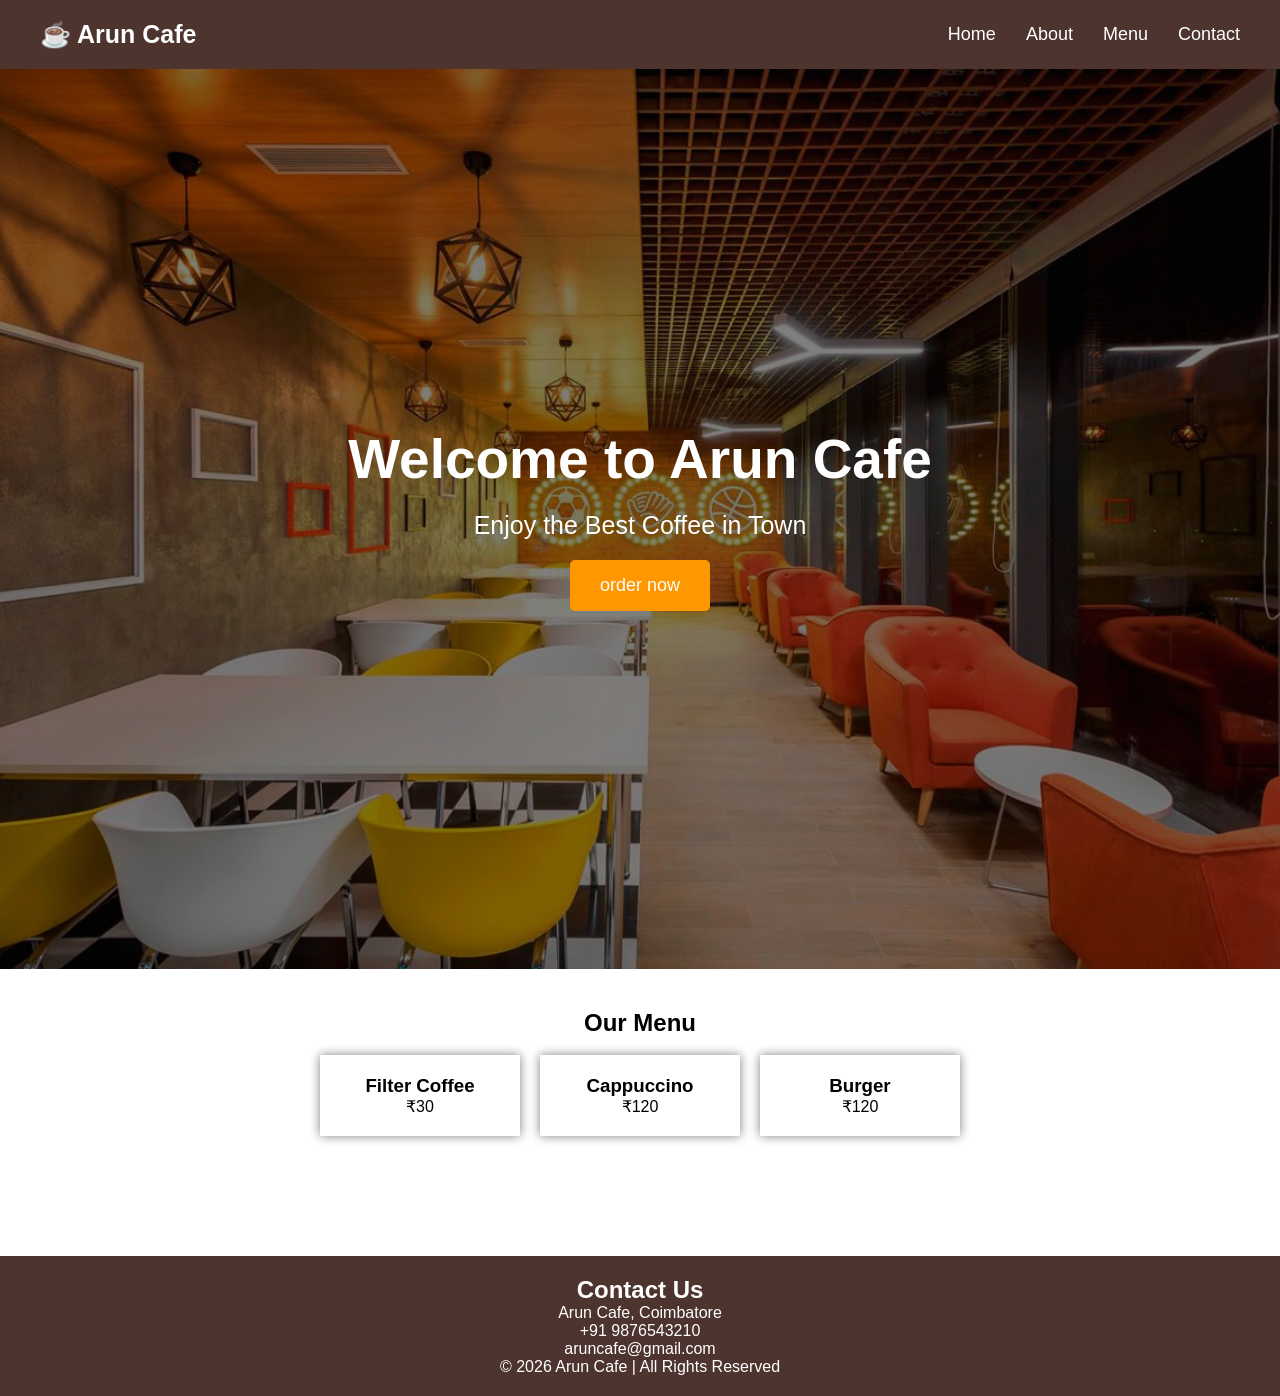
<file: index.html>
<!DOCTYPE html>
<html>
<head>
<title>Arun Cafe</title>
<meta name="viewport" content="width=device-width, initial-scale=1.0">
<style>

*{
    margin:0;
    padding:0;
    box-sizing:border-box;
    font-family:Arial;
}


/* Navbar */

nav{
    background:#4e342e;
    display:flex;
    justify-content:space-between;
    align-items:center;
    padding:20px 40px;
}


.logo{
    color:white;
    font-size:25px;
    font-weight:bold;
}


ul{
    display:flex;
    list-style:none;
    gap:30px;
}


ul li a{
    color:white;
    text-decoration:none;
    font-size:18px;
}



/* Home Background */

.home{

    height:100vh;

    background:
    linear-gradient(rgba(0,0,0,0.5),
    rgba(0,0,0,0.5)),
    url("image/cafe-bg.jpg");

    background-size:cover;
    background-position:center;

    display:flex;
    justify-content:center;
    align-items:center;

    color:white;
    text-align:center;

}



.home h1{

    font-size:55px;

}


.home p{

    font-size:25px;
    margin:20px;

}


button{

    background:#ff9800;
    color:white;

    padding:15px 30px;

    border:none;
    border-radius:5px;

    font-size:18px;

}



/* Menu */

.menu{

    padding:40px;
    text-align:center;

}


.cards{

    display:flex;
    justify-content:center;
    gap:20px;

}


.card{

    background:white;
    padding:20px;

    width:200px;

    box-shadow:0 0 10px gray;
}
.menu{
    padding:40px;
    text-align:center;
}

.footer{
    width:100%;
    background:#4e342e;
    color:white;
    text-align:center;
    padding:20px;
    clear:both;
}
</style>

</head>
<body>

<nav>

<div class="logo">
☕ Arun Cafe
</div>


<ul>

<li><a href="index.html">Home</a></li>

<li><a href="about.html">About</a></li>

<li><a href="menu.html">Menu</a></li>

<li><a href="contact.html">Contact</a></li>

</ul>

</nav>




<div class="home">


<div>

<h1>
Welcome to Arun Cafe
</h1>


<p>
Enjoy the Best Coffee in Town
</p>


<button>
order now
</button>


</div>


</div>




<section class="menu">


<h2>
Our Menu
</h2>


<br>


<div class="cards">


<div class="card">
<h3>Filter Coffee</h3>
<p>₹30</p>
</div>


<div class="card">
<h3>Cappuccino</h3>
<p>₹120</p>
</div>


<div class="card">
<h3>Burger</h3>
<p>₹120</p>
</div>

</div>

</section>

<section class="menu">
    <!-- Menu Items -->
</section>

<footer class="footer">
    <div class="contact">
        <h2>Contact Us</h2>
        <p>Arun Cafe, Coimbatore</p>
        <p>+91 9876543210</p>
        <p>aruncafe@gmail.com</p>
    </div>

    <p>© 2026 Arun Cafe | All Rights Reserved</p>
</footer>
</body>
</html>
</file>
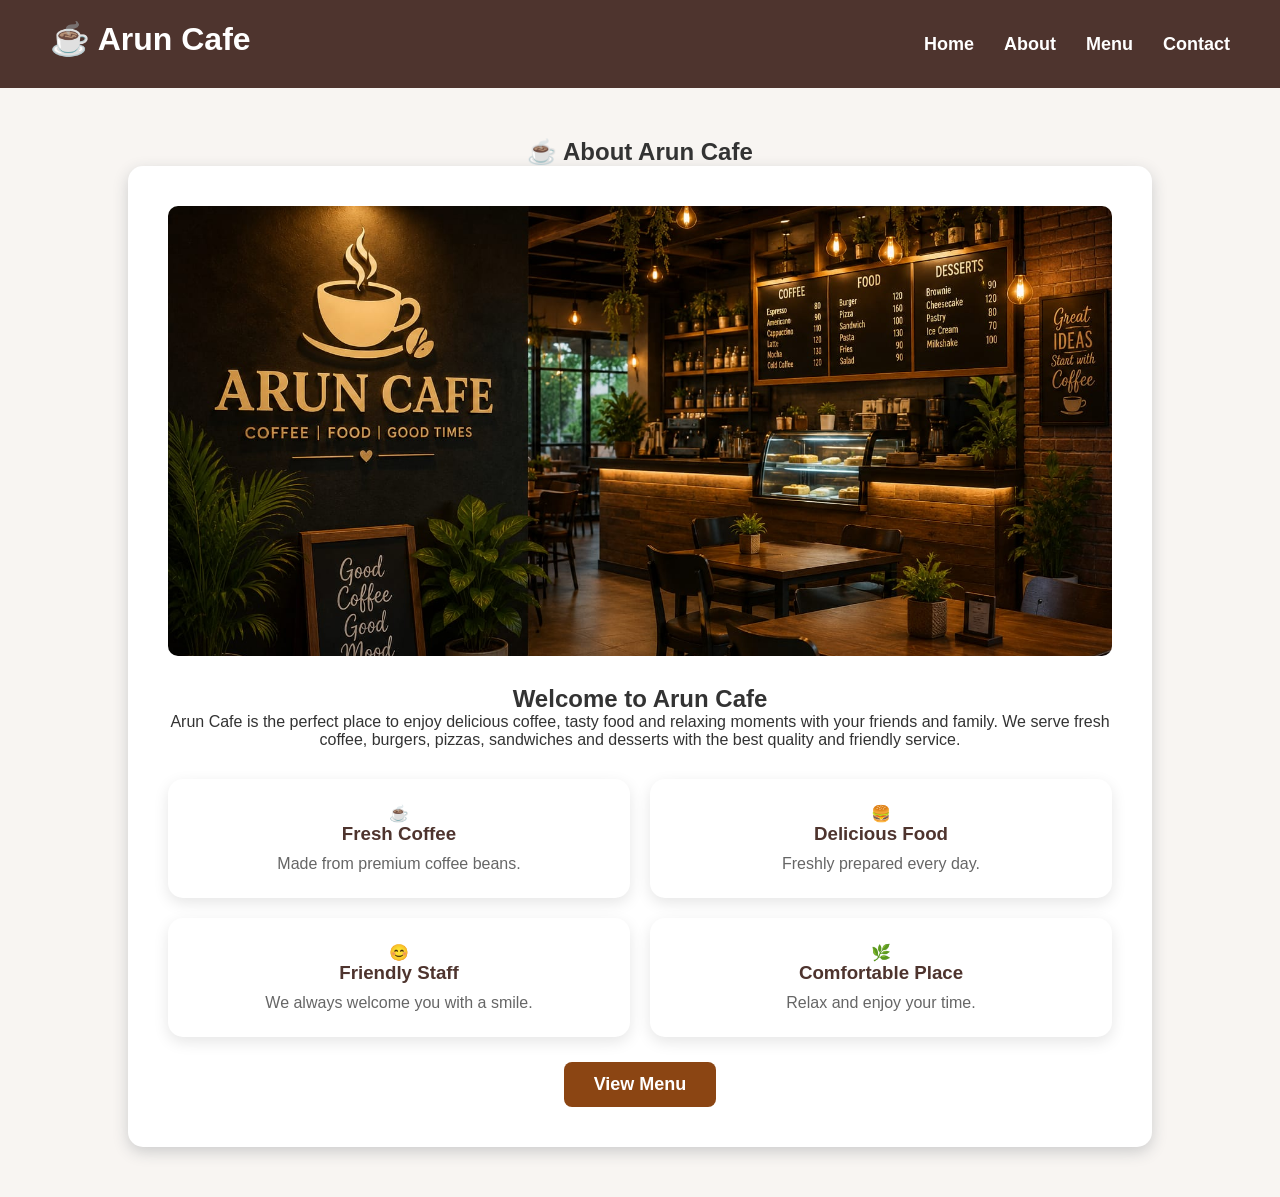
<file: about.html>
<!DOCTYPE html>
<html lang="en">
<head>
<meta charset="UTF-8">
<meta name="viewport" content="width=device-width, initial-scale=1.0">
<title>About Arun Cafe</title>
<link rel="stylesheet" href="style.css">
</head>

<body>
    
<header>
    <nav>
    <div class="logo">☕ Arun Cafe</div>
        <ul>
            <li><a href="index.html">Home</a></li>
            <li><a href="about.html" class="active">About</a></li>
            <li><a href="menu.html">Menu</a></li>
            <li><a href="contact.html">Contact</a></li>
        </ul>
    </nav>
</header>

<section class="about">
<h1>☕ About Arun Cafe</h1>

    <div class="about-box">
     <img src="image/about-cafe.jpg.jpeg" alt="Arun Cafe" class="about-img">
        <h2>Welcome to Arun Cafe</h2>

        <p>
            Arun Cafe is the perfect place to enjoy delicious coffee,
            tasty food and relaxing moments with your friends and family.
            We serve fresh coffee, burgers, pizzas, sandwiches and desserts
            with the best quality and friendly service.
        </p>

        <div class="features">

            <div class="feature">
                ☕
                <h3>Fresh Coffee</h3>
                <p>Made from premium coffee beans.</p>
            </div>

            <div class="feature">
                🍔
                <h3>Delicious Food</h3>
                <p>Freshly prepared every day.</p>
            </div>

            <div class="feature">
                😊
                <h3>Friendly Staff</h3>
                <p>We always welcome you with a smile.</p>
            </div>

            <div class="feature">
                🌿
                <h3>Comfortable Place</h3>
                <p>Relax and enjoy your time.</p>
            </div>

        </div>

        <a href="menu.html">
            <button class="order-btn">View Menu</button>
        </a>

    </div>

</section>

</body>
</html>
</file>
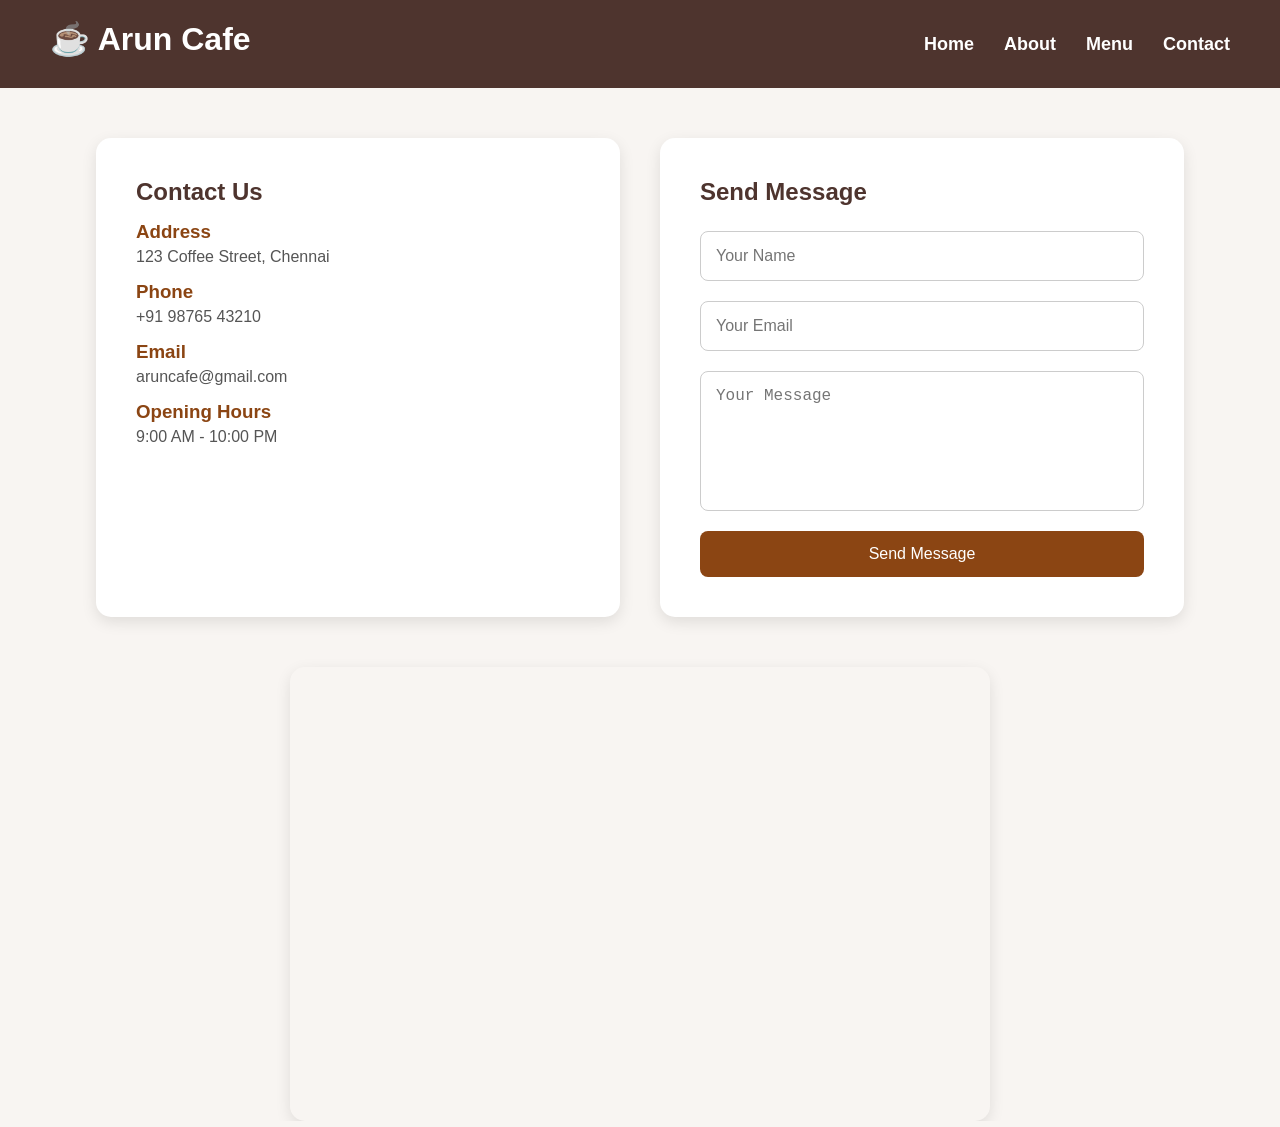
<file: contact.html>
<!DOCTYPE html>
<html lang="en">
<head>
    <meta charset="UTF-8">
    <meta name="viewport" content="width=device-width, initial-scale=1.0">
    <title>Contact - Arun Cafe</title>
    <link rel="stylesheet" href="style.css">
</head>

<body>

<!-- Navbar -->
<nav>
    <div class="logo">☕ Arun Cafe</div>

    <ul>
        <li><a href="index.html">Home</a></li>
        <li><a href="about.html">About</a></li>
        <li><a href="menu.html">Menu</a></li>
        <li><a href="contact.html">Contact</a></li>
    </ul>
</nav>
<section class="contact-section">

    <div class="contact-box">

        <h2>Contact Us</h2>
        
        <div class="contact-info">
            <h3> Address</h3>
            <p>123 Coffee Street, Chennai</p>

            <h3> Phone</h3>
            <p>+91 98765 43210</p>

            <h3> Email</h3>
            <p>aruncafe@gmail.com</p>

            <h3> Opening Hours</h3>
            <p>9:00 AM - 10:00 PM</p>
        </div>

    </div>

    <div class="contact-box">

        <h2>Send Message</h2>

        <form onsubmit="return sendMessage()">

            <input type="text" placeholder="Your Name" required>

            <input type="email" placeholder="Your Email" required>

            <textarea rows="6" placeholder="Your Message" required></textarea>

            <button type="submit">Send Message</button>

        </form>

    </div>

</section>

<script>
function sendMessage(){
    alert("Message Sent Successfully!");
    return false;
}
</script>


<div class="map-container">
    <div class="map-box">
        <iframe src="https://www.google.com/maps/embed?pb=!1m18!1m12!1m3!1d497512.5774688355!2d79.87899642243661!3d13.047316852337666!2m3!1f0!2f0!3f0!3m2!1i1024!2i768!4f13.1!3m3!1m2!1s0x3a5265ea4f7d3361%3A0x6e61a70b6863d433!2sChennai%2C%20Tamil%20Nadu!5e0!3m2!1sen!2sin!4v1784477525083!5m2!1sen!2sin" width="600" height="450" style="border:0;" allowfullscreen="" loading="lazy" referrerpolicy="strict-origin-when-cross-origin"></iframe>
        
    </div>
</div>
</file>
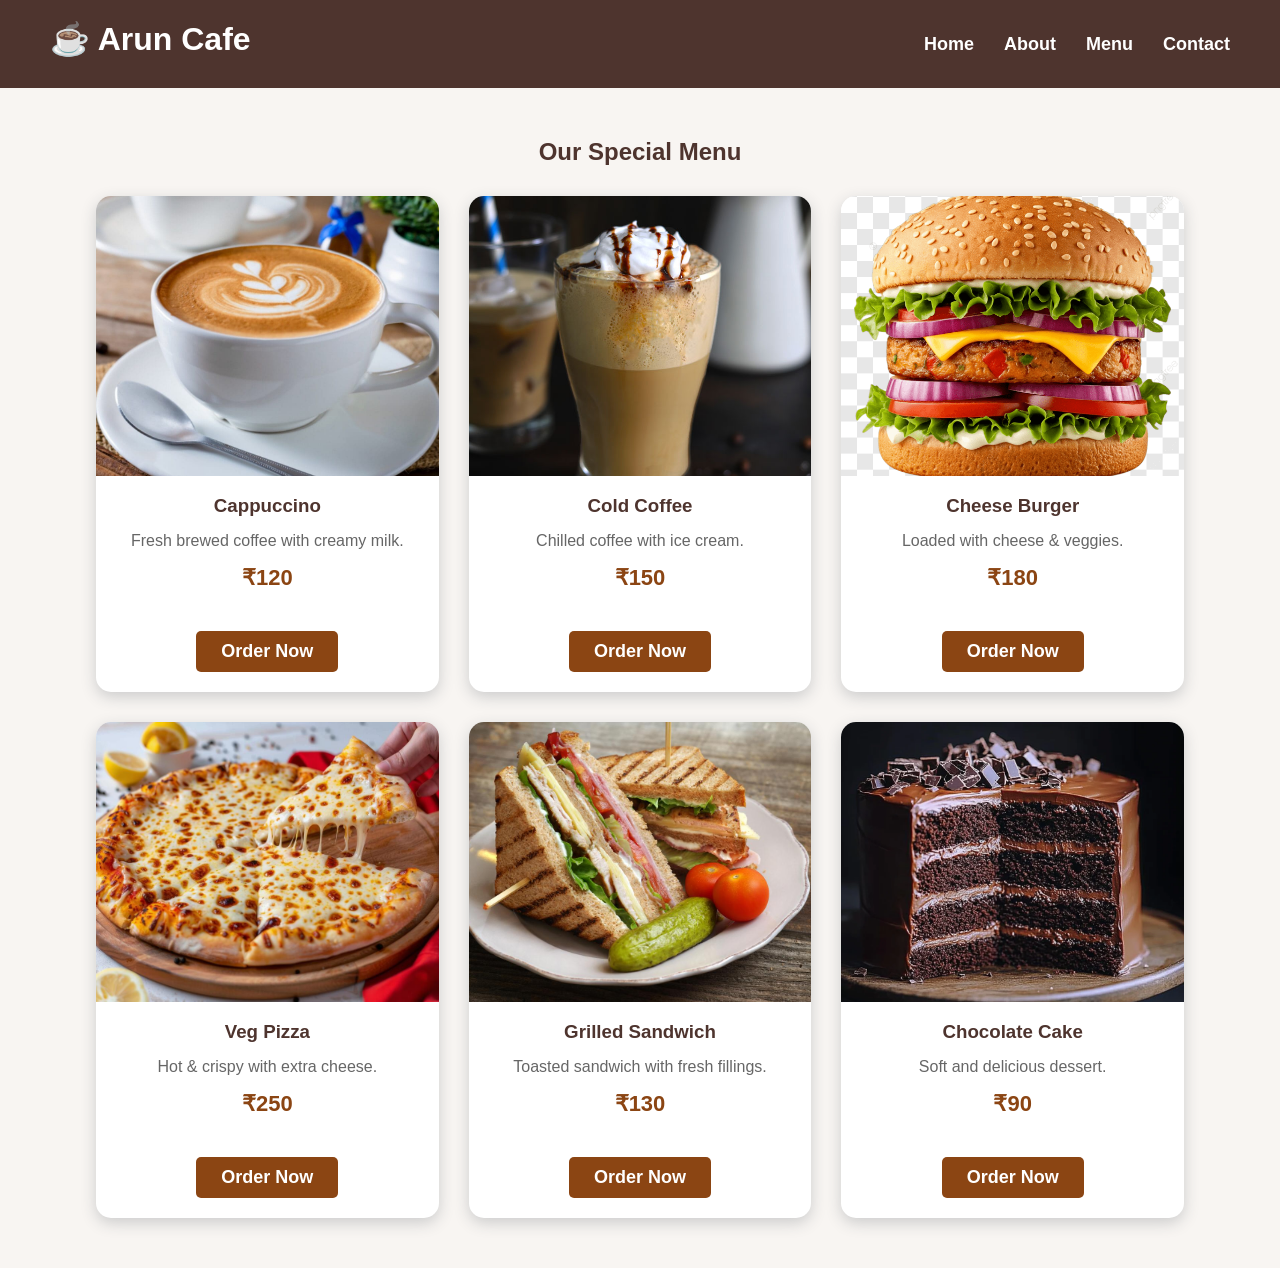
<file: menu.html>
<!DOCTYPE html>
<html lang="en">
<head>
    <meta charset="UTF-8">
    <meta name="viewport" content="width=device-width, initial-scale=1.0">
    <title>Arun Cafe - Menu</title>
    <link rel="stylesheet" href="style.css">
</head>
<body>

<section class="meun">
<header>
    <nav>
       <div class="logo">☕ Arun Cafe</div>
       <ul>
            <li><a href="index.html">Home</a></li>
            <li><a href="about.html">About</a></li>
            <li><a href="menu.html">Menu</a></li>
            <li><a href="contact.html">Contact</a></li>
       </ul>
    </nav>
</header>
<section class="menu-section">
    <h2>Our Special Menu</h2>

    <div class="menu-grid">

        <div class="card">
            <img src="image/cappuccinu.jpg" alt="Coffee">
            <h3>Cappuccino</h3>
            <p>Fresh brewed coffee with creamy milk.</p>
            <span>₹120</span>
             <a href="order.html">
    <button class="order-btn">Order Now</button>
</a>
        </div>

        <div class="card">
            <img src="image/cold coffe.jpg" alt="Cold Coffee">
            <h3>Cold Coffee</h3>
            <p>Chilled coffee with ice cream.</p>
            <span>₹150</span>
             <a href="order.html">
    <button class="order-btn">Order Now</button>
</a>
        </div>

        <div class="card">
            <img src="image/buger.png" alt="Burger">
            <h3>Cheese Burger</h3>
            <p>Loaded with cheese & veggies.</p>
            <span>₹180</span>
             <a href="order.html">
    <button class="order-btn">Order Now</button>
</a>
        </div>

        <div class="card">
            <img src="image/pizza.jpeg" alt="Pizza">
            <h3>Veg Pizza</h3>
            <p>Hot & crispy with extra cheese.</p>
            <span>₹250</span>
             <a href="order.html">
    <button class="order-btn">Order Now</button>
</a>
        </div>

        <div class="card">
            <img src="image/sandwitch.jpg" alt="Sandwich">
            <h3>Grilled Sandwich</h3>
            <p>Toasted sandwich with fresh fillings.</p>
            <span>₹130</span>
             <a href="order.html">
    <button class="order-btn">Order Now</button>
</a>
        
        </div>

        <div class="card">
            <img src="image/cake.webp" alt="Cake">
            <h3>Chocolate Cake</h3>
            <p>Soft and delicious dessert.</p>
            <span>₹90</span>
             <a href="order.html">
    <button class="order-btn">Order Now</button>
</a>
        </div>

</section>

</body>
</html>
</file>
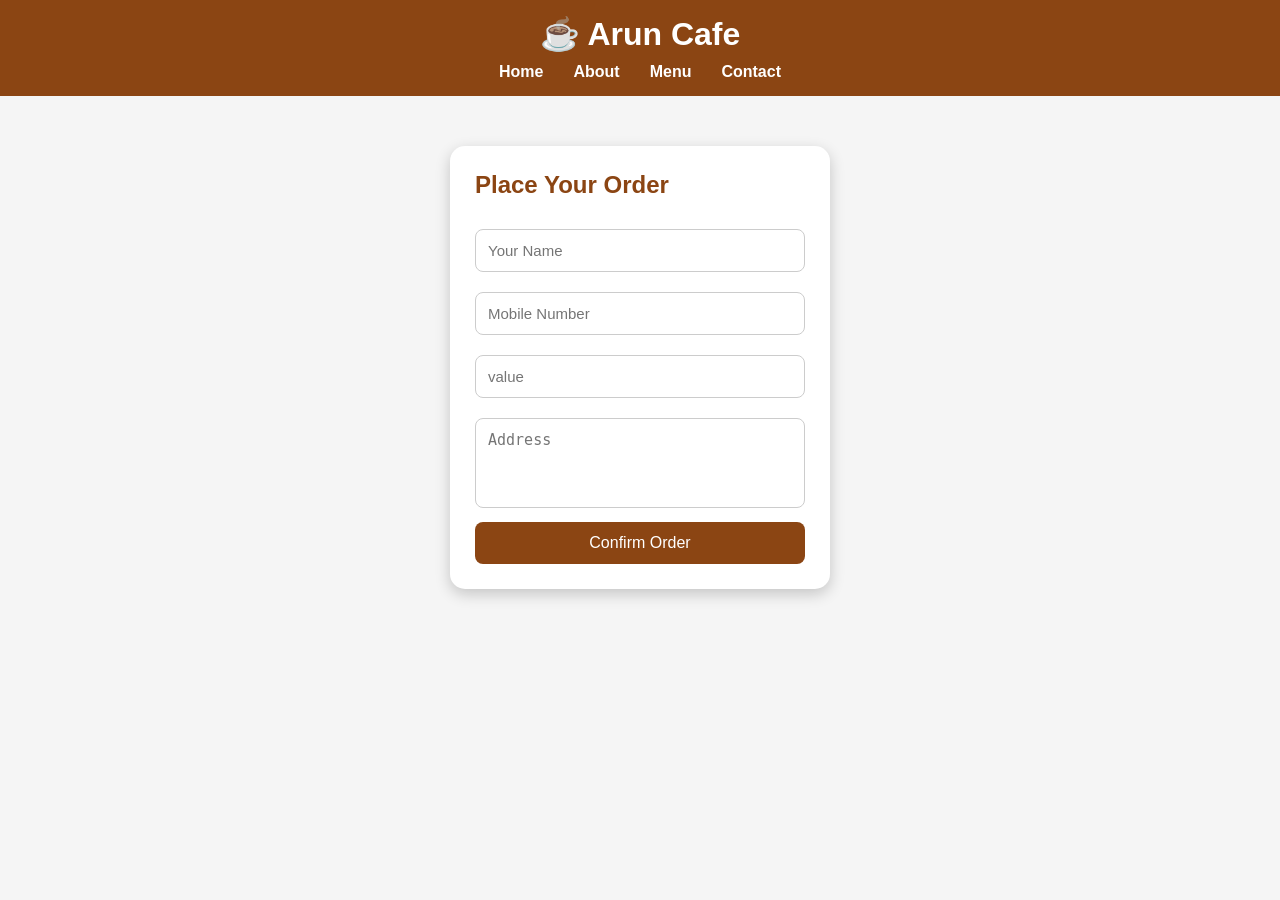
<file: order.html>
<!DOCTYPE html>
<html lang="en">
<head>
<meta charset="UTF-8">
<meta name="viewport" content="width=device-width, initial-scale=1.0">
<title>Arun Cafe - Order</title>

<style>
*{
    margin:0;
    padding:0;
    box-sizing:border-box;
}

body{
    font-family:Arial, sans-serif;
    background:#f5f5f5;
}

/* Header */
header{
    background:#8B4513;
    padding:15px;
    text-align:center;
}

header h1{
    color:white;
    margin-bottom:10px;
}

nav ul{
    list-style:none;
    display:flex;
    justify-content:center;
    gap:30px;
}

nav ul li a{
    color:white;
    text-decoration:none;
    font-weight:bold;
}

nav ul li a:hover{
    color:#ffd39b;
}

/* Order Box */
.container{
    width:380px;
    background:white;
    margin:50px auto;
    padding:25px;
    border-radius:15px;
    box-shadow:0 5px 15px rgba(0,0,0,0.2);
}

.container h2{
    margin-bottom:20px;
    color:#8B4513;
}

input,
textarea{
    width:100%;
    padding:12px;
    margin:10px 0;
    border:1px solid #ccc;
    border-radius:8px;
    font-size:15px;
}

textarea{
    height:90px;
    resize:none;
}

button{
    width:100%;
    padding:12px;
    background:#8B4513;
    color:white;
    border:none;
    border-radius:8px;
    font-size:16px;
    cursor:pointer;
}

button:hover{
    background:#5d2d0c;
}

#successMessage{
    display:none;
    color:green;
    margin-top:15px;
    font-weight:bold;
}
</style>

<script>
function orderSuccess(){
    document.getElementById("successMessage").style.display="block";
    return false;
}
</script>

</head>
<body>

<header>
    <h1>☕ Arun Cafe</h1>

    <nav>
        <ul>
            <li><a href="index.html">Home</a></li>
            <li><a href="about.html">About</a></li>
            <li><a href="menu.html">Menu</a></li>
            <li><a href="contact.html">Contact</a></li>
        </ul>
    </nav>
</header>

<div class="container">

<h2>Place Your Order</h2>

<form onsubmit="return orderSuccess()">

<input type="text" placeholder="Your Name" required>

<input type="tel" placeholder="Mobile Number" required>

<input type ="tel" placeholder="value" required>

<textarea placeholder="Address" required></textarea>

<button type="submit">Confirm Order</button>

<p id="successMessage">
✅ Order placed successfully!

</p>

</form>
<script>
function orderSuccess() {
    document.getElementById("successMessage").style.display = "block";

    setTimeout(function() {
        window.location.href = "menu.html";
    }, 2000);

    return false;
}
</script>
</div>

</body>
</html>
</file>
<file: style.css>
*{
    margin:0;
    padding:0;
    box-sizing:border-box;
}

body{
    font-family:Arial,sans-serif;
    background:#f8f5f2;
    color:#333;
}


/* NAVBAR */

nav{
    display:flex;
    justify-content:space-between;
    align-items:center;
    background:#4e342e;
    padding:25px 50px;
}

.logo{
    color:white;
    font-size:32px;
    font-weight:bold;
}

nav ul{
    display:flex;
    gap:30px;
    list-style:none;
}

nav ul li a{
    color:white;
    text-decoration:none;
    font-size:18px;
    font-weight:bold;
}

nav ul li a:hover{
    color:#ffd54f;
}


/* HERO */

.hero{

    height:90vh;

    background:
    linear-gradient(
    rgba(0,0,0,.5),
    rgba(0,0,0,.5)
    ),
    url("images/cafe-bg.jpg");

    background-size:cover;
    background-position:center;

    display:flex;
    justify-content:center;
    align-items:center;

    text-align:center;
    color:white;
}


.hero h1{
    font-size:55px;
}


.hero p{
    font-size:24px;
    margin:20px;
}


.btn{
    display:inline-block;
    background:#d4a373;
    color:white;
    padding:15px 35px;
    border-radius:30px;
    text-decoration:none;
}


/* MENU */


.menu-section{

    width:85%;
    margin:50px auto;

}


.menu-section h2{

    text-align:center;
    color:#4e342e;
    margin-bottom:30px;

}


.menu-grid{

    display:grid;
    grid-template-columns:repeat(3,1fr);
    gap:30px;

}


.card{

    background:white;
    border-radius:15px;
    overflow:hidden;
    text-align:center;
    box-shadow:0 5px 15px #ccc;

}


.card img{

    width:100%;
    height:280px;
    object-fit:cover;

}


.card h3{

    margin:15px;
    color:#4e342e;

}


.card p{

    color:#666;

}


.card span{

    display:block;
    margin:15px;
    font-size:22px;
    font-weight:bold;
    color:#8B4513;

}


.card button{

    margin-bottom:20px;
    padding:10px 25px;
    background:#8B4513;
    color:white;
    border:none;
    border-radius:5px;

}


/* ABOUT */


.about{

    width:80%;
    margin:50px auto;
    text-align:center;

}


.about-box{

    background:white;
    padding:40px;
    border-radius:15px;
    box-shadow:0 5px 15px #ccc;

}
.about-img{
    width:100%;
    height:450px;
    object-fit:cover;
    border-radius:10px;
    margin-bottom:25px;
}
.about-title{
    display:flex;
    justify-content:center;
    align-items:center;
    gap:10px;
    font-size:50px;
    color:#4e342e;
    margin-bottom:20px;
}

.logo{
    display:flex;
    align-items:center;
    gap:10px;
}

.logo img{
    width:50px;
    height:50px;
    border-radius:50%;
}
.about-title{
    display:flex;
    justify-content:center;
    align-items:center;
    gap:10px;
}

.coffee-icon{
    font-size:60px;
    position:relative;
    top:-20px;
}
nav{
    display:flex;
    justify-content:space-between;
    align-items:center;
    background:#4e342e;
    padding:25px 50px;
}

.logo{
    color:white;
    font-size:32px;
    font-weight:bold;
    position:relative;
    top:-5px;   
}
.features{
    display:grid;
    grid-template-columns:repeat(2,1fr);
    gap:20px;
    margin-top:30px;
}

.feature{
    background:#fff;
    padding:25px;
    border-radius:15px;
    box-shadow:0 5px 15px rgba(0,0,0,0.1);
    text-align:center;
    transition:0.3s;
}

.feature:hover{
    transform:translateY(-5px);
}

.feature span{
    font-size:35px;
    display:block;
    margin-bottom:10px;
}

.feature h3{
    color:#4e342e;
    margin-bottom:10px;
}

.feature p{
    color:#666;
}
.order-btn{
    display:inline-block;
    margin-top:25px;
    padding:12px 30px;
    background:#8B4513;
    color:white;
    text-decoration:none;
    border:none;
    border-radius:8px;
    font-size:18px;
    font-weight:bold;
    cursor:pointer;
    transition:0.3s;
}

.order-btn:hover{
    background:#6d3410;
    transform:scale(1.05);
}

/* CONTACT */
.contact-section{
    width: 85%;
    margin: 50px auto;
    display: flex;
    justify-content: center;
    gap: 40px;
    flex-wrap: wrap;
}

.contact-box{
    flex: 1;
    min-width: 350px;
    background: white;
    padding: 40px;
    border-radius: 15px;
    box-shadow: 0 5px 15px rgba(0,0,0,0.1);
}

.contact-box h2{
    color: #4e342e;
    margin-bottom: 15px;
}

.contact-info h3{
    color: #8B4513;
    margin-top: 15px;
}

.contact-info p{
    margin-top: 5px;
    color: #555;
}

input,
textarea{

    width:100%;
    padding:12px;
    margin:10px 0;

}


button{

    cursor:pointer;

}


/* FOOTER */


footer{

    background:#4e342e;
    color:white;
    text-align:center;
    padding:20px;

}
.contact-box form{
    display:flex;
    flex-direction:column;
}

.contact-box input,
.contact-box textarea{
    width:100%;
    padding:15px;
    margin:10px 0;
    border:1px solid #ccc;
    border-radius:8px;
    font-size:16px;
}

.contact-box textarea{
    resize:none;
}

.contact-box button{
    background:#8B4513;
    color:white;
    border:none;
    padding:14px;
    border-radius:8px;
    font-size:16px;
    cursor:pointer;
    margin-top:10px;
}

.contact-box button:hover{
    background:#6d3410;
}



/* MOBILE */

@media(max-width:768px){


nav{

    flex-direction:column;

}


nav ul{

    flex-direction:column;
    margin-top:20px;
    text-align:center;

}


.hero h1{

    font-size:35px;

}





.contact-section{

    flex-direction:column;
    padding:40px;

}


.contact-box{

    width:110%;

}


}

.map-container{
    display:flex;
    justify-content:center;
    margin-top:20px;
}

.map-box{
    width:80%;
    max-width:700px;
    border-radius:15px;
    overflow:hidden;
    box-shadow:0 5px 15px rgba(0,0,0,0.1);
}
/* MOBILE */
@media (max-width:768px){

    nav{
        flex-direction:column;
    }

    nav ul{
        flex-direction:column;
        margin-top:20px;
        text-align:center;
    }

    .hero h1{
        font-size:35px;
    }

    .contact-section{
        flex-direction:column;
        padding:20px;
    }

    .contact-box{
        width:100%;
    }

    /* Menu Full Width */
    .menu-grid{
        grid-template-columns:1fr;
        gap:20px;
        padding:15px;
    }

    .menu-card{
        width:100%;
        max-width:350px;
        margin:auto;
    }

    .menu-card img{
        width:100%;
        height:220px;
        object-fit:cover;
    }
}
/* About Page Mobile */
@media (max-width:768px){

    .about{
        padding:20px;
        text-align:center;
    }

    .about img{
        width:100%;
        height:220px;
        object-fit:cover;
        border-radius:15px;
    }

    .about h2{
        font-size:32px;
        margin-top:20px;
    }

    .about p{
        font-size:18px;
        line-height:1.6;
        padding:0 10px;
    }

    .features{
        display:grid;
        grid-template-columns:1fr;
        gap:20px;
    }

    .feature-card{
        width:100%;
        margin:auto;
    }
}
</file>
